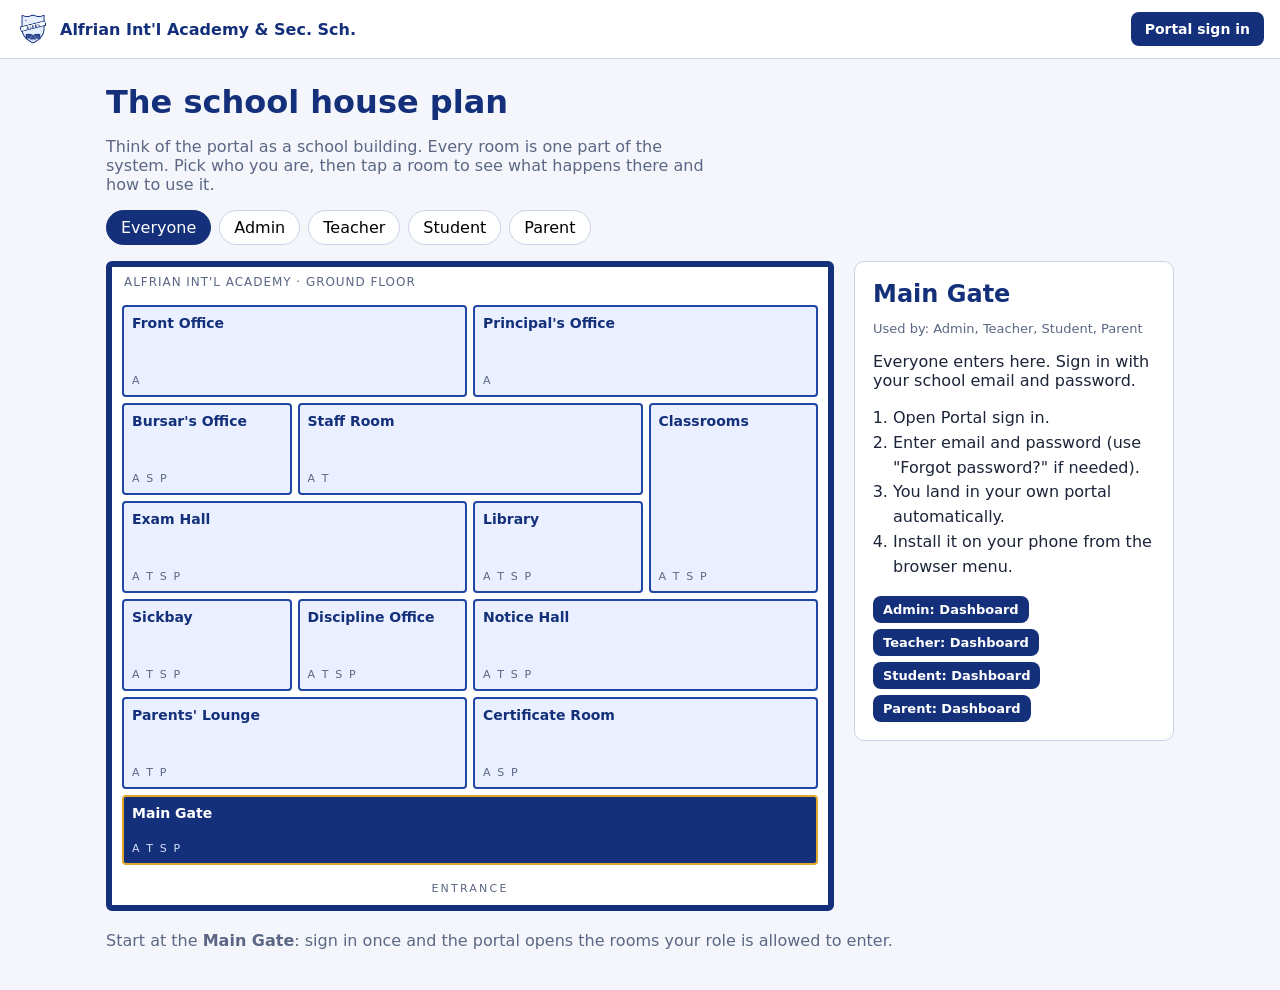
<file: plan.html>
<!doctype html>
<html lang="en">
<head>
<meta charset="utf-8">
<meta name="viewport" content="width=device-width, initial-scale=1">
<title>House plan: how to use the portal · Alfrian Int'l Academy</title>
<meta name="theme-color" content="#14307a">
<link rel="icon" href="assets/favicon.png" type="image/png">
<link rel="stylesheet" href="css/plan.css">
</head>
<body>
<header class="pl-head"><a class="pl-brand" href="index.html"><img src="assets/favicon.png" alt=""><b>Alfrian Int'l Academy &amp; Sec. Sch.</b></a><a class="pl-btn" href="login.html">Portal sign in</a></header>
<main class="pl-wrap">
  <h1>The school house plan</h1>
  <p class="pl-lead">Think of the portal as a school building. Every room is one part of the system. Pick who you are, then tap a room to see what happens there and how to use it.</p>
  <div class="pl-roles" id="roles" role="group" aria-label="Show rooms for"></div>
  <div class="pl-layout">
    <div class="pl-house" id="house" aria-label="Floor plan"></div>
    <aside class="pl-panel" id="panel" aria-live="polite"></aside>
  </div>
  <p class="pl-foot">Start at the <b>Main Gate</b>: sign in once and the portal opens the rooms your role is allowed to enter.</p>
</main>
<script type="module" src="js/plan.js"></script>
</body>
</html>
</file>
<file: css/plan.css>
:root{--brand:#14307a;--brand-2:#2147a6;--gold:#e0a82e;--ink:#1b2438;--mut:#5b6784;--bg:#f4f6fb;--line:#c9d2e6}
*{box-sizing:border-box}body{margin:0;font-family:"Plus Jakarta Sans",system-ui,sans-serif;background:var(--bg);color:var(--ink)}
.pl-head{display:flex;justify-content:space-between;align-items:center;gap:12px;padding:12px 16px;background:#fff;border-bottom:1px solid var(--line)}
.pl-brand{display:flex;align-items:center;gap:10px;color:var(--brand);text-decoration:none}.pl-brand img{width:34px;height:34px}
.pl-btn{display:inline-block;background:var(--brand);color:#fff;text-decoration:none;padding:9px 14px;border-radius:8px;font-weight:600;font-size:14px}.pl-btn.sm{padding:6px 10px;font-size:13px}
.pl-wrap{max-width:1100px;margin:0 auto;padding:24px 16px}h1{margin:0 0 6px;color:var(--brand)}.pl-lead{color:var(--mut);max-width:60ch}
.pl-roles{display:flex;flex-wrap:wrap;gap:8px;margin:16px 0}.pl-roles button{border:1px solid var(--line);background:#fff;padding:7px 14px;border-radius:99px;cursor:pointer;font:inherit}.pl-roles .on{background:var(--brand);color:#fff;border-color:var(--brand)}
.pl-layout{display:grid;grid-template-columns:1fr 320px;gap:20px;align-items:start}
.pl-house{position:relative;display:grid;gap:6px;padding:38px 10px 40px;background:#fff;border:6px solid var(--brand);border-radius:6px;
 grid-template-columns:repeat(4,1fr);grid-template-areas:"front front princ princ" "bursar staff staff class" "exam exam lib class" "sick disc hall hall" "lounge lounge cert cert" "gate gate gate gate"}
.pl-roof{position:absolute;top:8px;left:12px;font-size:12px;letter-spacing:.08em;text-transform:uppercase;color:var(--mut)}
.room{min-height:92px;border:2px solid var(--brand-2);background:#eaf0ff;border-radius:4px;padding:8px;display:flex;flex-direction:column;justify-content:space-between;text-align:left;cursor:pointer;font:inherit;color:var(--brand)}
.room b{font-size:14px}.room small{color:var(--mut);font-size:11px;letter-spacing:.15em}
.room:hover{background:#dbe5ff}.room.sel{background:var(--brand);color:#fff;border-color:var(--gold)}.room.sel small{color:#d7e0ff}.room.dim{opacity:.28}
.a-front{grid-area:front}.a-princ{grid-area:princ}.a-bursar{grid-area:bursar}.a-staff{grid-area:staff}.a-class{grid-area:class}.a-exam{grid-area:exam}.a-lib{grid-area:lib}.a-sick{grid-area:sick}.a-disc{grid-area:disc}.a-hall{grid-area:hall}.a-lounge{grid-area:lounge}.a-cert{grid-area:cert}.a-gate{grid-area:gate;background:#fff6dc;border-color:var(--gold);min-height:70px}
.a-gate.sel{background:var(--brand)}
.pl-door{position:absolute;bottom:10px;left:50%;transform:translateX(-50%);font-size:11px;letter-spacing:.2em;text-transform:uppercase;color:var(--mut)}
.pl-panel{background:#fff;border:1px solid var(--line);border-radius:10px;padding:18px;position:sticky;top:12px}.pl-panel h2{margin:0 0 4px;color:var(--brand)}
.who{color:var(--mut);font-size:13px}.pl-panel ol{padding-left:20px;line-height:1.55}.pl-links{display:flex;flex-wrap:wrap;gap:6px}
.pl-foot{color:var(--mut);margin-top:20px}
@media(max-width:800px){.pl-layout{grid-template-columns:1fr}.pl-panel{position:static}.pl-house{display:flex;flex-direction:column}.room{min-height:56px}.pl-door{display:none}.pl-roof{position:static;margin-bottom:6px}}
</file>
